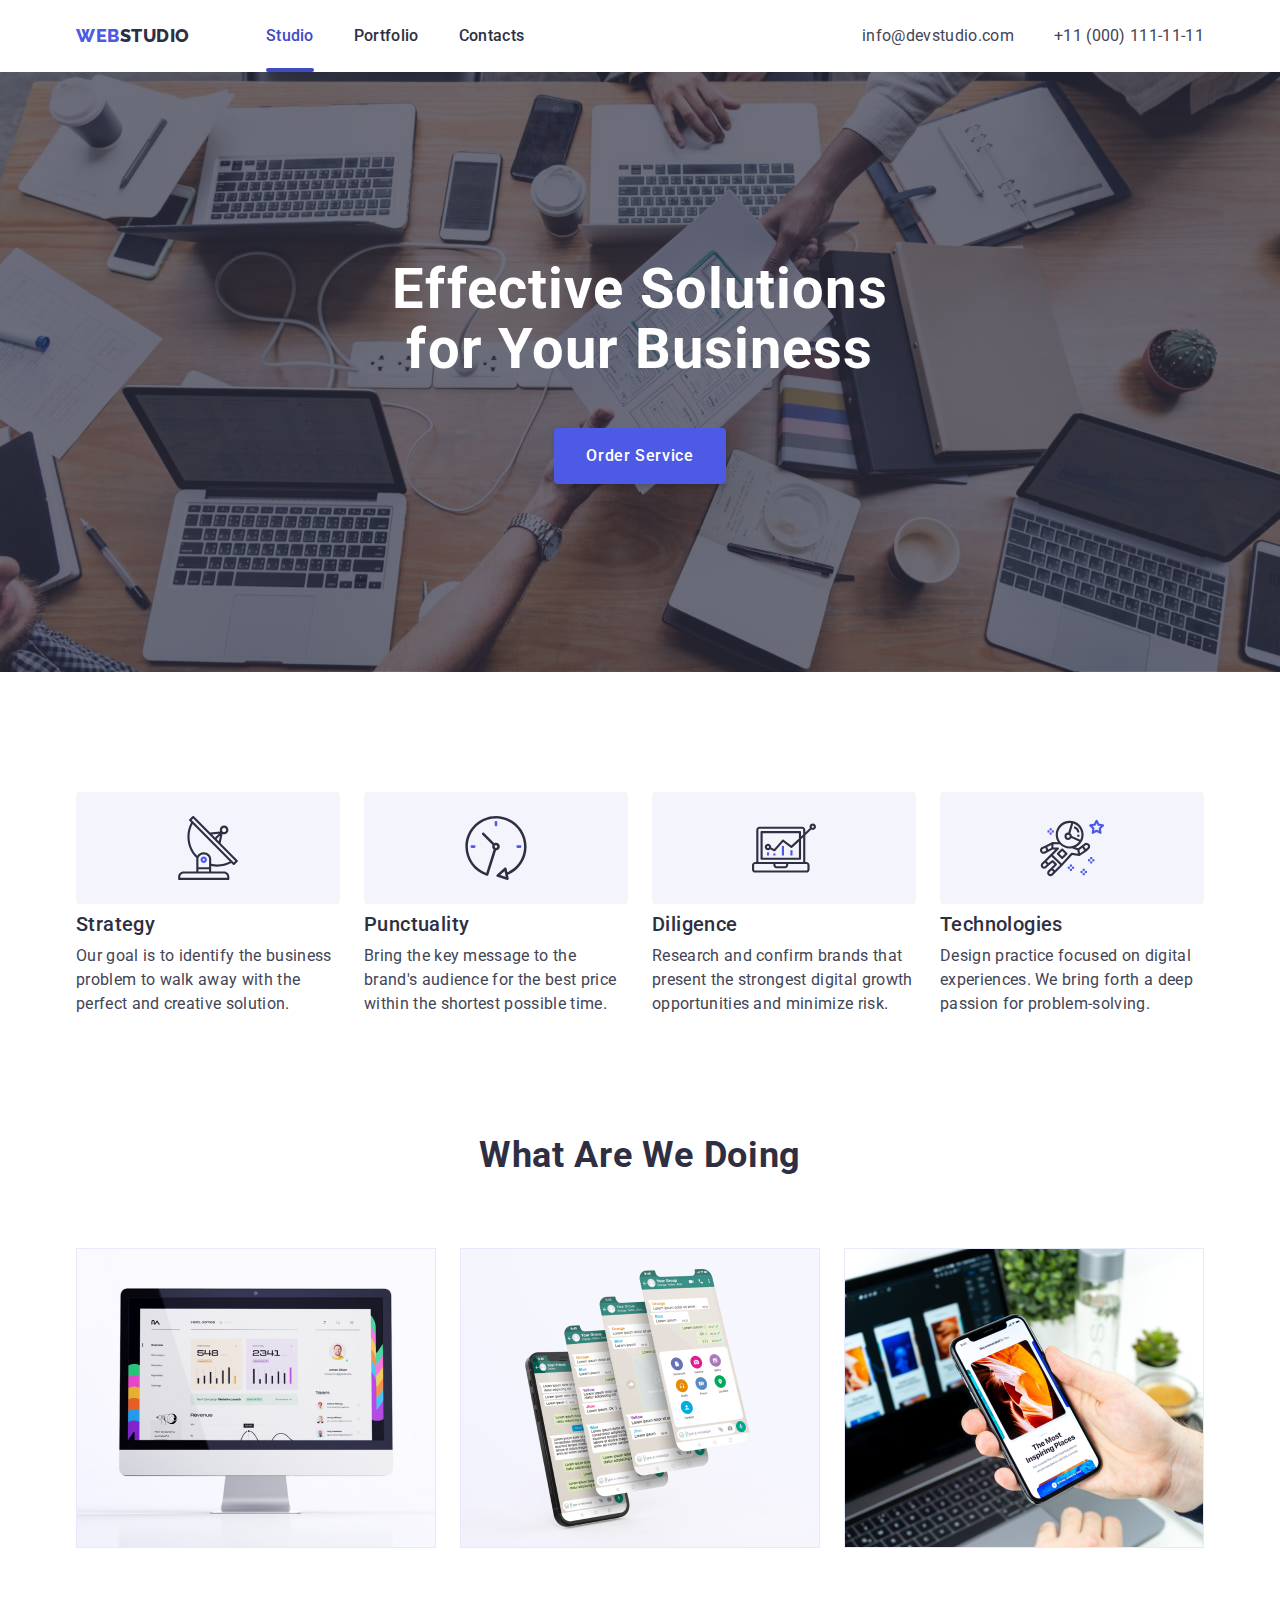
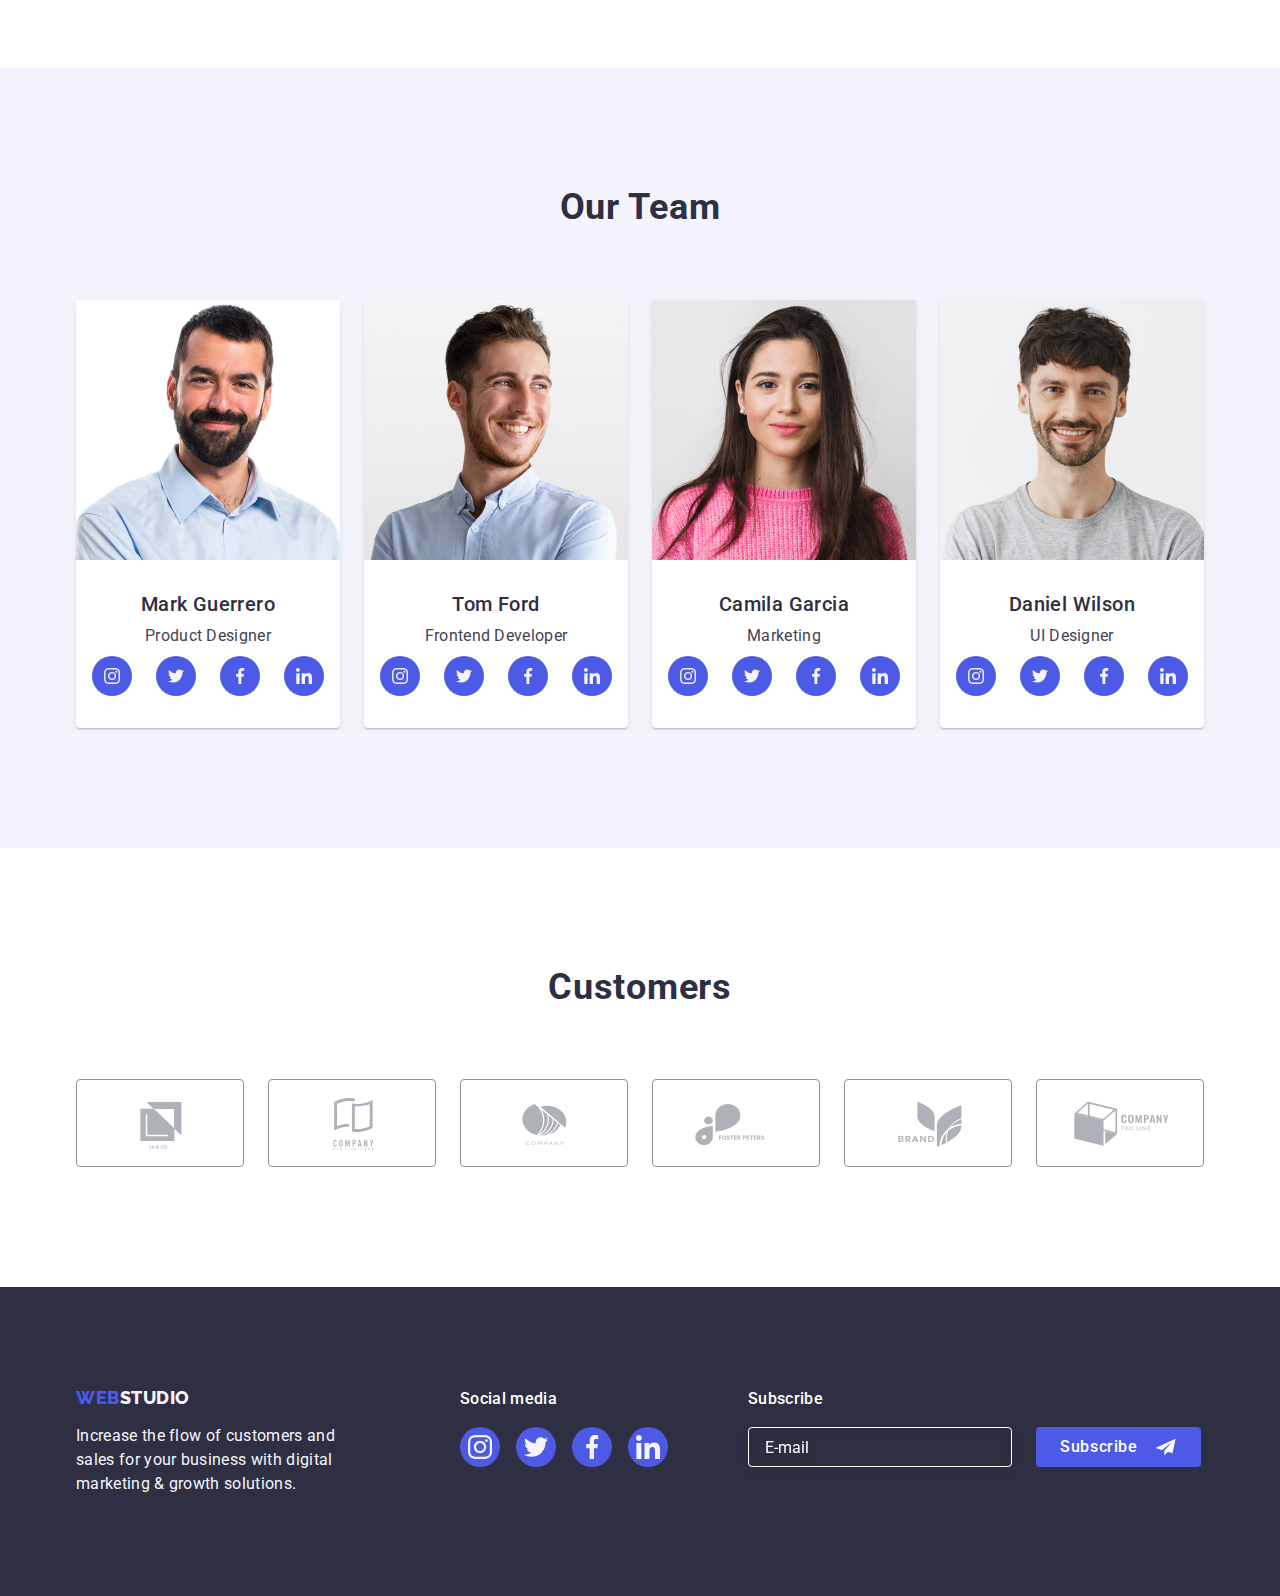
<file: index.html>
<!DOCTYPE html>
<html lang="en">
  <head>
    <meta charset="UTF-8" />
    <meta http-equiv="X-UA-Compatible" content="IE=edge" />
    <meta name="viewport" content="width=device-width, initial-scale=1.0" />
    <title>WebStudio</title>
    <link rel="preconnect" href="https://fonts.googleapis.com" />
    <link rel="preconnect" href="https://fonts.gstatic.com" crossorigin />
    <link
      href="https://fonts.googleapis.com/css2?family=Raleway:wght@800&family=Roboto:wght@400;500;700;900&display=swap"
      rel="stylesheet"
    />
    <link
      rel="stylesheet"
      href="https://cdn.jsdelivr.net/npm/modern-normalize@1.1.0/modern-normalize.min.css"
    />

    <link rel="stylesheet" href="./css/styles.css" />
  </head>
  <body>
    <!-- Header -->
    <header class="header">
      <!-- Container -->
      <div class="container container-flex">
        <!-- Navigation -->
        <nav class="nav-menu">
          <!-- Logo -->
          <a href="./index.html" class="logo link"
            >Web<span class="logo-span">Studio</span></a
          >
          <!-- Menu -->
          <ul class="site-nav list">
            <li class="item">
              <a href="./index.html" class="navigation link active">Studio</a>
            </li>
            <li class="item">
              <a href="./portfolio.html" class="navigation link">Portfolio</a>
            </li>
            <li class="item">
              <a href="" class="navigation link">Contacts</a>
            </li>
          </ul>
        </nav>
        <!-- Address -->
        <address class="address">
          <ul class="address-nav list">
            <li class="item">
              <a href="mailto:info@devstudio.com" class="navigation link"
                >info@devstudio.com</a
              >
            </li>
            <li class="item">
              <a href="tel:+110001111111" class="navigation link"
                >+11 (000) 111-11-11</a
              >
            </li>
          </ul>
        </address>
      </div>
    </header>
    <!-- Main -->
    <main>
      <!-- Hero-1 -->
      <section class="section hero">
        <!-- Container -->
        <div class="container">
          <h1 class="hero-title">Effective Solutions for Your Business</h1>
          <button type="button" class="button primary" data-modal-open>
            Order Service
          </button>
        </div>

        <div class="backdrop is-hidden" data-modal>
          <div class="modal">
            <button type="button" class="btn-close" data-modal-close>
              <svg class="close-icons" width="8" height="8">
                <use href="./images/icon.svg#icon-close"></use>
              </svg>
            </button>
            <!-- Modal Form -->
            <strong class="form-title"
              >Leave your contacts and we will call you back</strong
            >
            <form class="modal-form" autocomplete="off">
              <label class="form-field">
                <span class="form-input-desc">Name</span>
                <span class="input-wrapper">
                  <input
                    type="text"
                    class="form-input"
                    name="name"
                    required
                    pattern="^[a-zA-Za-яА-Я]+$"
                    minlength="2"
                  />

                  <svg class="input-icon" width="18" height="18">
                    <use href="./images/icon.svg#icon-person"></use>
                  </svg>
                </span>
              </label>
              <label class="form-field">
                <span class="form-input-desc">Phone</span>
                <span class="input-wrapper">
                  <input
                    type="tel"
                    class="form-input"
                    name="phone"
                    required
                    pattern="[0-9]{3}-[0-9]{3}-[0-9]{2}-[0-9]{2}"
                    title="xxx-xxx-xx-xx"
                  />

                  <svg class="input-icon" width="18" height="24">
                    <use href="./images/icon.svg#icon-phone"></use>
                  </svg>
                </span>
              </label>
              <label class="form-field">
                <span class="form-input-desc">Mail</span>
                <span class="input-wrapper">
                  <input type="email" class="form-input" name="mail" />

                  <svg class="input-icon" width="18" height="24">
                    <use href="./images/icon.svg#icon-email"></use>
                  </svg>
                </span>
              </label>
              <label class="form-field message">
                <span class="form-input-desc">Comment</span>
                <textarea
                  class="form-message"
                  name="message"
                  placeholder="Text input"
                ></textarea>
              </label>
              <div class="input-checkbox-wrapper">
                <label class="modal-checkbox">
                  <input class="checkbox" type="checkbox" name="policy" />
                  <span class="checkbox-icon"></span>
                  <span class="checkbox-text"
                    >I accept the terms and conditions of the
                    <a href=""> Privacy Policy</a></span
                  >
                </label>
              </div>

              <button type="submit" class="btn form-submit">Send</button>
            </form>
          </div>
        </div>
      </section>

      <!-- Section-1 -->
      <section class="section features">
        <!-- Container -->
        <div class="container">
          <!-- Features -->
          <h2 hidden class="features-title">Features</h2>
          <!-- Category-1 -->
          <ul class="features-list list">
            <li class="item">
              <div class="icon-container">
                <svg class="item-icons" width="64" height="64">
                  <use href="./images/icon.svg#icon-antenna"></use>
                </svg>
              </div>

              <h3 class="title">Strategy</h3>
              <p class="text">
                Our goal is to identify the business problem to walk away with
                the perfect and creative solution.
              </p>
            </li>
            <!-- Category-2 -->
            <li class="item">
              <div class="icon-container">
                <svg class="item-icons" width="64" height="64">
                  <use href="./images/icon.svg#icon-clock"></use>
                </svg>
              </div>
              <h3 class="title">Punctuality</h3>
              <p class="text">
                Bring the key message to the brand's audience for the best price
                within the shortest possible time.
              </p>
            </li>
            <!-- Category-3 -->
            <li class="item">
              <div class="icon-container">
                <svg class="item-icons" width="64" height="64">
                  <use href="./images/icon.svg#icon-diagram"></use>
                </svg>
              </div>
              <h3 class="title">Diligence</h3>
              <p class="text">
                Research and confirm brands that present the strongest digital
                growth opportunities and minimize risk.
              </p>
            </li>
            <!-- Category-4 -->
            <li class="item">
              <div class="icon-container">
                <svg class="item-icons" width="64" height="64">
                  <use href="./images/icon.svg#icon-astronaut"></use>
                </svg>
              </div>
              <h3 class="title">Technologies</h3>
              <p class="text">
                Design practice focused on digital experiences. We bring forth a
                deep passion for problem-solving.
              </p>
            </li>
          </ul>
        </div>
      </section>
      <!-- Section-2 -->
      <section class="section benefits">
        <!-- Container -->
        <div class="container">
          <h2 class="benefits-title">What are we doing</h2>
          <ul class="benefits-list list">
            <li class="items">
              <img
                src="./images/computer.jpg"
                class="img-block"
                width="360"
                alt="computer"
              />
            </li>
            <li class="items">
              <img
                src="./images/telephone-set.jpg"
                class="img-block"
                width="360"
                alt="telephone-set"
              />
            </li>
            <li class="items">
              <img
                src="./images/telephone.jpg"
                class="img-block"
                width="360"
                alt="telephone"
              />
            </li>
          </ul>
        </div>
      </section>
      <!-- Section-3 -->
      <section class="section emploers">
        <!-- Container -->
        <div class="container">
          <!-- Main-h2 -->
          <h2 class="employers-title">Our Team</h2>
          <!-- Employees -->
          <ul class="employers-list list">
            <!-- Employer-1 -->
            <li class="items">
              <img src="./images/mark.jpg" width="264" alt="mark" />
              <div class="items-container">
                <h3 class="title">Mark Guerrero</h3>
                <p class="text">Product Designer</p>
                <ul class="socials-list list">
                  <li class="socials-list-item">
                    <a
                      href="https://www.instagram.com/"
                      target="_blank"
                      rel="noreferrer noopener"
                      class="socials-list-link"
                    >
                      <svg class="socials-icons" width="16" height="16">
                        <use href="./images/icon.svg#icon-instagram"></use>
                      </svg>
                    </a>
                  </li>
                  <li class="socials-list-item">
                    <a
                      href="https://twitter.com/"
                      target="_blank"
                      rel="noreferrer noopener"
                      class="socials-list-link"
                    >
                      <svg class="socials-icons" width="16" height="16">
                        <use href="./images/icon.svg#icon-twitter"></use>
                      </svg>
                    </a>
                  </li>
                  <li class="socials-list-item">
                    <a
                      href="https://www.facebook.com/"
                      target="_blank"
                      rel="noreferrer noopener"
                      class="socials-list-link"
                    >
                      <svg class="socials-icons" width="16" height="16">
                        <use href="./images/icon.svg#icon-facebook"></use>
                      </svg>
                    </a>
                  </li>
                  <li class="socials-list-item">
                    <a
                      href="https://www.linkedin.com/"
                      target="_blank"
                      rel="noreferrer noopener"
                      class="socials-list-link"
                    >
                      <svg class="socials-icons" width="16" height="16">
                        <use href="./images/icon.svg#icon-linkedin"></use>
                      </svg>
                    </a>
                  </li>
                </ul>
              </div>
            </li>
            <!-- Emploer-2 -->
            <li class="items">
              <img src="./images/tom.jpg" width="264" alt="tom" />
              <div class="items-container">
                <h3 class="title">Tom Ford</h3>
                <p class="text">Frontend Developer</p>
                <ul class="socials-list list">
                  <li class="socials-list-item">
                    <a
                      href="https://www.instagram.com/"
                      target="_blank"
                      rel="noreferrer noopener"
                      class="socials-list-link"
                    >
                      <svg class="socials-icons" width="16" height="16">
                        <use href="./images/icon.svg#icon-instagram"></use>
                      </svg>
                    </a>
                  </li>
                  <li class="socials-list-item">
                    <a
                      href="https://twitter.com/"
                      target="_blank"
                      rel="noreferrer noopener"
                      class="socials-list-link"
                    >
                      <svg class="socials-icons" width="16" height="16">
                        <use href="./images/icon.svg#icon-twitter"></use>
                      </svg>
                    </a>
                  </li>
                  <li class="socials-list-item">
                    <a
                      href="https://www.facebook.com/"
                      target="_blank"
                      rel="noreferrer noopener"
                      class="socials-list-link"
                    >
                      <svg class="socials-icons" width="16" height="16">
                        <use href="./images/icon.svg#icon-facebook"></use>
                      </svg>
                    </a>
                  </li>
                  <li class="socials-list-item">
                    <a
                      href="https://www.linkedin.com/"
                      target="_blank"
                      rel="noreferrer noopener"
                      class="socials-list-link"
                    >
                      <svg class="socials-icons" width="16" height="16">
                        <use href="./images/icon.svg#icon-linkedin"></use>
                      </svg>
                    </a>
                  </li>
                </ul>
              </div>
            </li>
            <!-- Employer-3 -->
            <li class="items">
              <img src="./images/camila.jpg" width="264" alt="camila" />
              <div class="items-container">
                <h3 class="title">Camila Garcia</h3>
                <p class="text">Marketing</p>
                <ul class="socials-list list">
                  <li class="socials-list-item">
                    <a
                      href="https://www.instagram.com/"
                      target="_blank"
                      rel="noreferrer noopener"
                      class="socials-list-link"
                    >
                      <svg class="socials-icons" width="16" height="16">
                        <use href="./images/icon.svg#icon-instagram"></use>
                      </svg>
                    </a>
                  </li>
                  <li class="socials-list-item">
                    <a
                      href="https://twitter.com/"
                      target="_blank"
                      rel="noreferrer noopener"
                      class="socials-list-link"
                    >
                      <svg class="socials-icons" width="16" height="16">
                        <use href="./images/icon.svg#icon-twitter"></use>
                      </svg>
                    </a>
                  </li>
                  <li class="socials-list-item">
                    <a
                      href="https://www.facebook.com/"
                      target="_blank"
                      rel="noreferrer noopener"
                      class="socials-list-link"
                    >
                      <svg class="socials-icons" width="16" height="16">
                        <use href="./images/icon.svg#icon-facebook"></use>
                      </svg>
                    </a>
                  </li>
                  <li class="socials-list-item">
                    <a
                      href="https://www.linkedin.com/"
                      target="_blank"
                      rel="noreferrer noopener"
                      class="socials-list-link"
                    >
                      <svg class="socials-icons" width="16" height="16">
                        <use href="./images/icon.svg#icon-linkedin"></use>
                      </svg>
                    </a>
                  </li>
                </ul>
              </div>
            </li>
            <!-- Emploer-4 -->
            <li class="items">
              <img src="./images/daniel.jpg" width="264" alt="daniel" />
              <div class="items-container">
                <h3 class="title">Daniel Wilson</h3>
                <p class="text">UI Designer</p>
                <ul class="socials-list list">
                  <li class="socials-list-item">
                    <a
                      href="https://www.instagram.com/"
                      target="_blank"
                      rel="noreferrer noopener"
                      class="socials-list-link"
                    >
                      <svg class="socials-icons" width="16" height="16">
                        <use href="./images/icon.svg#icon-instagram"></use>
                      </svg>
                    </a>
                  </li>
                  <li class="socials-list-item">
                    <a
                      href="https://twitter.com/"
                      target="_blank"
                      rel="noreferrer noopener"
                      class="socials-list-link"
                    >
                      <svg class="socials-icons" width="16" height="16">
                        <use href="./images/icon.svg#icon-twitter"></use>
                      </svg>
                    </a>
                  </li>
                  <li class="socials-list-item">
                    <a
                      href="https://www.facebook.com/"
                      target="_blank"
                      rel="noreferrer noopener"
                      class="socials-list-link"
                    >
                      <svg class="socials-icons" width="16" height="16">
                        <use href="./images/icon.svg#icon-facebook"></use>
                      </svg>
                    </a>
                  </li>
                  <li class="socials-list-item">
                    <a
                      href="https://www.linkedin.com/"
                      target="_blank"
                      rel="noreferrer noopener"
                      class="socials-list-link"
                    >
                      <svg class="socials-icons" width="16" height="16">
                        <use href="./images/icon.svg#icon-linkedin"></use>
                      </svg>
                    </a>
                  </li>
                </ul>
              </div>
            </li>
          </ul>
        </div>
      </section>
      <!-- Section-clients -->
      <section class="section clients">
        <!-- Container -->
        <div class="container">
          <h2 class="title-clients">Customers</h2>

          <ul class="item-list-brands list">
            <li class="list-item-brands">
              <a href="" class="list-link-brands">
                <svg class="icon-svg-brands" width="104" height="56">
                  <use href="./images/icon.svg#icon-jaco"></use>
                </svg>
              </a>
            </li>
            <li class="list-item-brands">
              <a href="" class="list-link-brands">
                <svg class="icon-svg-brands" width="104" height="56">
                  <use href="./images/icon.svg#icon-company-tagline-here"></use>
                </svg>
              </a>
            </li>
            <li class="list-item-brands">
              <a href="" class="list-link-brands">
                <svg class="icon-svg-brands" width="104" height="56">
                  <use href="./images/icon.svg#icon-company"></use>
                </svg>
              </a>
            </li>
            <li class="list-item-brands">
              <a href="" class="list-link-brands">
                <svg class="icon-svg-brands" width="104" height="56">
                  <use href="./images/icon.svg#icon-foster-peters"></use>
                </svg>
              </a>
            </li>
            <li class="list-item-brands">
              <a href="" class="list-link-brands">
                <svg class="icon-svg-brands" width="104" height="56">
                  <use href="./images/icon.svg#icon-brand"></use>
                </svg>
              </a>
            </li>
            <li class="list-item-brands">
              <a href="" class="list-link-brands">
                <svg class="icon-svg-brands" width="104" height="56">
                  <use href="./images/icon.svg#icon-company-tag-line"></use>
                </svg>
              </a>
            </li>
          </ul>
        </div>
      </section>
    </main>
    <!-- Footer -->
    <footer class="footer">
      <!-- Container -->
      <div class="container container-flex">
        <div class="social-links-left">
          <a href="./index.html" class="logo link-footer link"
            >Web<span class="logo-span footer">Studio</span></a
          >
          <p class="text">
            Increase the flow of customers and sales for your business with
            digital marketing & growth solutions.
          </p>
        </div>

        <div class="social-links-right">
          <p class="social-links-right title">Social media</p>

          <ul class="socials-list list-footer list">
            <li class="socials-list-item">
              <a
                href="https://www.instagram.com/"
                target="_blank"
                rel="noreferrer noopener"
                class="socials-list-link footer"
              >
                <svg
                  class="socials-icons socials-icons-footer"
                  width="24"
                  height="24"
                >
                  <use href="./images/icon.svg#icon-instagram"></use>
                </svg>
              </a>
            </li>
            <li class="socials-list-item">
              <a
                href="https://twitter.com/"
                target="_blank"
                rel="noreferrer noopener"
                class="socials-list-link footer"
              >
                <svg
                  class="socials-icons socials-icons-footer"
                  width="24"
                  height="24"
                >
                  <use href="./images/icon.svg#icon-twitter"></use>
                </svg>
              </a>
            </li>
            <li class="socials-list-item">
              <a
                href="https://www.facebook.com/"
                target="_blank"
                rel="noreferrer noopener"
                class="socials-list-link footer"
              >
                <svg
                  class="socials-icons socials-icons-footer"
                  width="24"
                  height="24"
                >
                  <use href="./images/icon.svg#icon-facebook"></use>
                </svg>
              </a>
            </li>
            <li class="socials-list-item">
              <a
                href="https://www.linkedin.com/"
                target="_blank"
                rel="noreferrer noopener"
                class="socials-list-link footer"
              >
                <svg
                  class="socials-icons socials-icons-footer"
                  width="24"
                  height="24"
                >
                  <use href="./images/icon.svg#icon-linkedin"></use>
                </svg>
              </a>
            </li>
          </ul>
        </div>

        <!-- Footer form -->
        <div class="footer-subscribe">
          <p class="footer-form-text">Subscribe</p>
          <form class="footer-form">
            <input
              class="footer-input"
              type="email"
              name="email"
              placeholder="E-mail"
              aria-label="email"
            />
            <button type="submit">
              Subscribe
              <svg class="icon-airplane" width="24" height="20">
                <use href="./images/icon.svg#icon-airplane"></use>
              </svg>
            </button>
          </form>
        </div>
      </div>
    </footer>
    <!-- Put it in front of the body tag -->
    <script src="./js/modal.js"></script>
  </body>
</html>
</file>
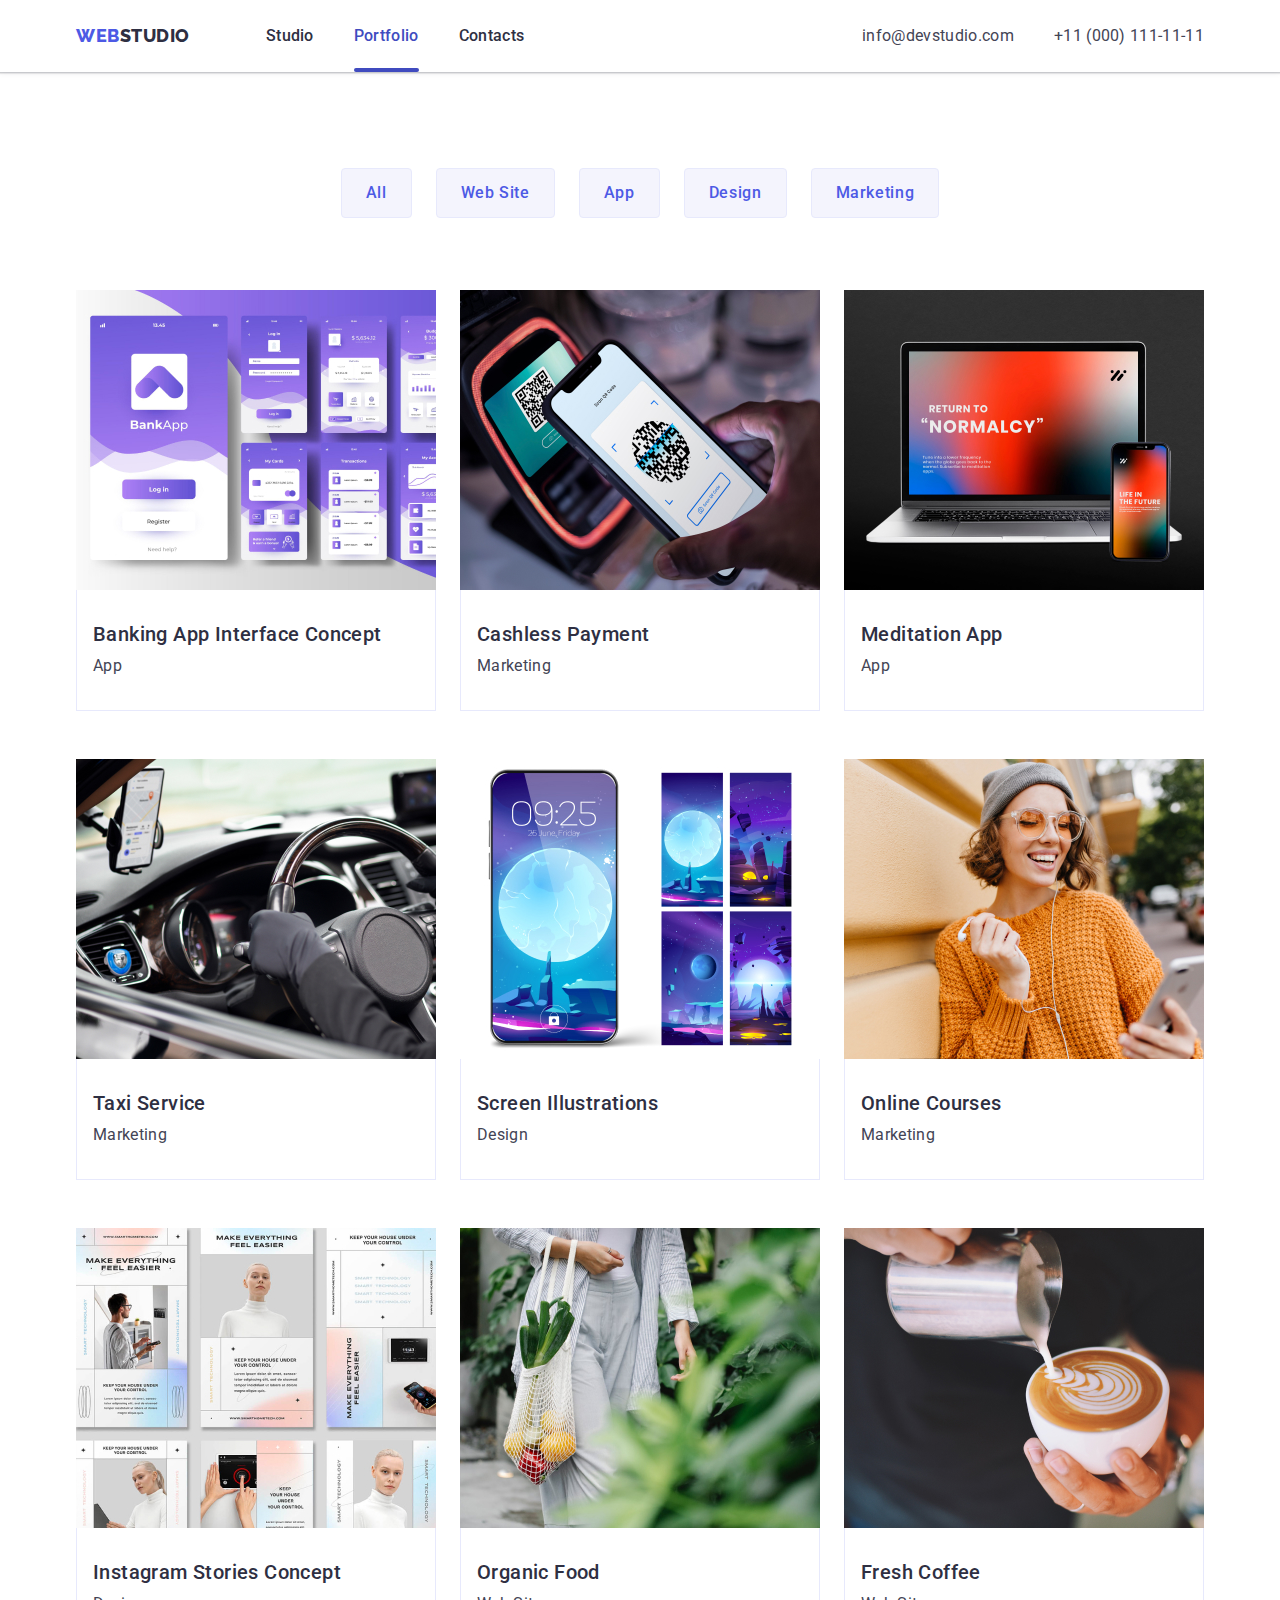
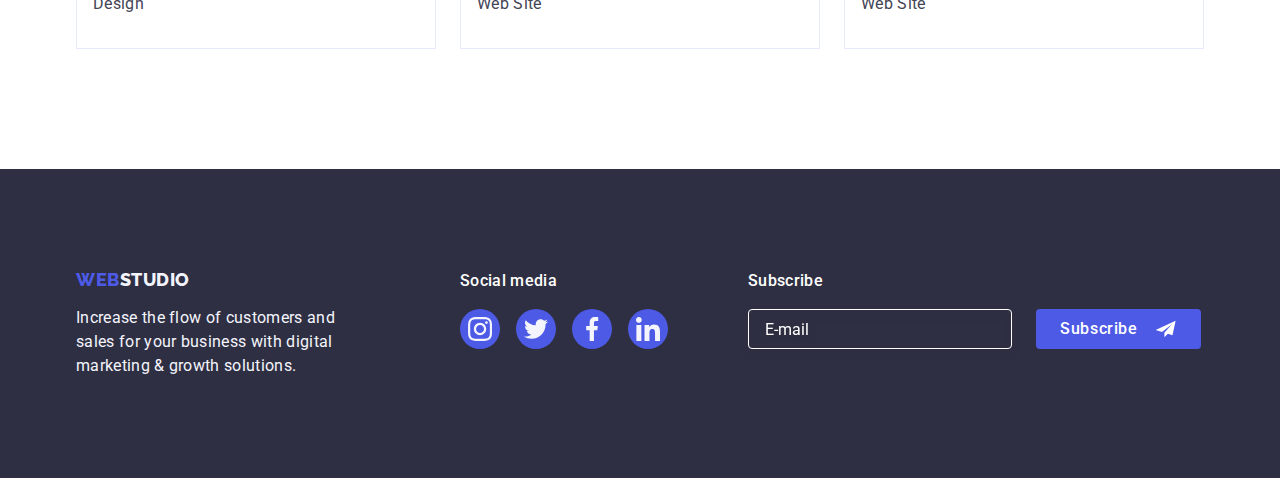
<file: portfolio.html>
<!DOCTYPE html>
<html lang="en">
  <head>
    <meta charset="UTF-8" />
    <meta http-equiv="X-UA-Compatible" content="IE=edge" />
    <meta name="viewport" content="width=device-width, initial-scale=1.0" />
    <title>WebStudio</title>
    <link rel="preconnect" href="https://fonts.googleapis.com" />
    <link rel="preconnect" href="https://fonts.gstatic.com" crossorigin />
    <link
      href="https://fonts.googleapis.com/css2?family=Raleway:wght@800&family=Roboto:wght@400;500;700;900&display=swap"
      rel="stylesheet"
    />
    <link rel="stylesheet" href="./css/modern-normalize.min.css" />
    <link rel="stylesheet" href="./css/styles.css" />
  </head>
  <body>
    <!-- Header -->
    <header class="header">
      <!-- Container -->
      <div class="container container-flex">
        <!-- Navigation -->
        <nav class="nav-menu">
          <!-- Logo -->
          <a href="./index.html" class="logo link"
            >Web<span class="logo-span">Studio</span></a
          >
          <!-- Menu -->
          <ul class="site-nav list">
            <li class="item">
              <a href="./index.html" class="navigation link">Studio</a>
            </li>
            <li class="item">
              <a href="./portfolio.html" class="navigation link active"
                >Portfolio</a
              >
            </li>
            <li class="item">
              <a href="" class="navigation link">Contacts</a>
            </li>
          </ul>
        </nav>
        <!-- Address -->
        <address class="address">
          <ul class="address-nav list">
            <li class="item">
              <a href="mailto:info@devstudio.com" class="navigation link"
                >info@devstudio.com</a
              >
            </li>
            <li class="item">
              <a href="tel:+110001111111" class="navigation link"
                >+11 (000) 111-11-11</a
              >
            </li>
          </ul>
        </address>
      </div>
    </header>

    <!-- Main -->
    <main>
      <!-- Section-Galery -->
      <section class="section filters">
        <!-- Container -->
        <div class="container">
          <h1 hidden class="visually-hidden">Galery</h1>
          <!-- List -->
          <ul class="tabs-list list">
            <li>
              <button type="button" class="button-filters">All</button>
            </li>
            <li>
              <button type="button" class="button-filters">Web Site</button>
            </li>
            <li>
              <button type="button" class="button-filters">App</button>
            </li>
            <li>
              <button type="button" class="button-filters">Design</button>
            </li>
            <li>
              <button type="button" class="button-filters">Marketing</button>
            </li>
          </ul>

          <!-- Section-Galery -->
          <ul class="galery-list list">
            <li class="item">
              <a href="" class="galery-link link">
                <!-- Overlay -->
                <div class="box">
                  <div class="overlay">
                    <p class="text">
                      14 Stylish and User-Friendly App Design Concepts · Task
                      Manager App · Calorie Tracker App · Exotic Fruit Ecommerce
                      App · Cloud Storage App
                    </p>
                  </div>
                  <img
                    src="./images/galery/img.jpg"
                    alt="img"
                    width="360"
                    height="300"
                  />
                </div>
                <div class="item-box">
                  <h2 class="title-galery">Banking App Interface Concept</h2>
                  <p class="text-galery">App</p>
                </div>
              </a>
            </li>
            <li class="item">
              <a href="" class="galery-link link">
                <!-- Overlay -->
                <div class="box">
                  <div class="overlay">
                    <p class="text">
                      14 Stylish and User-Friendly App Design Concepts · Task
                      Manager App · Calorie Tracker App · Exotic Fruit Ecommerce
                      App · Cloud Storage App
                    </p>
                  </div>
                  <img
                    src="./images/galery/img-1.jpg"
                    alt="img-1"
                    width="360"
                    height="300"
                  />
                </div>

                <div class="item-box">
                  <h2 class="title-galery">Cashless Payment</h2>
                  <p class="text-galery">Marketing</p>
                </div>
              </a>
            </li>
            <li class="item">
              <a href="" class="galery-link link">
                <!-- Overlay -->
                <div class="box">
                  <div class="overlay">
                    <p class="text">
                      14 Stylish and User-Friendly App Design Concepts · Task
                      Manager App · Calorie Tracker App · Exotic Fruit Ecommerce
                      App · Cloud Storage App
                    </p>
                  </div>
                  <img
                    src="./images/galery/img-2.jpg"
                    alt="img-2"
                    width="360"
                    height="300"
                  />
                </div>

                <div class="item-box">
                  <h2 class="title-galery">Meditation App</h2>
                  <p class="text-galery">App</p>
                </div>
              </a>
            </li>
            <li class="item">
              <a href="" class="galery-link link">
                <!-- Overlay -->
                <div class="box">
                  <div class="overlay">
                    <p class="text">
                      14 Stylish and User-Friendly App Design Concepts · Task
                      Manager App · Calorie Tracker App · Exotic Fruit Ecommerce
                      App · Cloud Storage App
                    </p>
                  </div>
                  <img
                    src="./images/galery/img-3.jpg"
                    alt="img-3"
                    width="360"
                    height="300"
                  />
                </div>

                <div class="item-box">
                  <h2 class="title-galery">Taxi Service</h2>
                  <p class="text-galery">Marketing</p>
                </div>
              </a>
            </li>
            <li class="item">
              <a href="" class="galery-link link">
                <!-- Overlay -->
                <div class="box">
                  <div class="overlay">
                    <p class="text">
                      14 Stylish and User-Friendly App Design Concepts · Task
                      Manager App · Calorie Tracker App · Exotic Fruit Ecommerce
                      App · Cloud Storage App
                    </p>
                  </div>
                  <img
                    src="./images/galery/img-4.jpg"
                    alt="img-4"
                    width="360"
                    height="300"
                  />
                </div>

                <div class="item-box">
                  <h2 class="title-galery">Screen Illustrations</h2>
                  <p class="text-galery">Design</p>
                </div>
              </a>
            </li>
            <li class="item">
              <a href="" class="galery-link link">
                <!-- Overlay -->
                <div class="box">
                  <div class="overlay">
                    <p class="text">
                      14 Stylish and User-Friendly App Design Concepts · Task
                      Manager App · Calorie Tracker App · Exotic Fruit Ecommerce
                      App · Cloud Storage App
                    </p>
                  </div>
                  <img
                    src="./images/galery/img-5.jpg"
                    alt="img-5"
                    width="360"
                    height="300"
                  />
                </div>

                <div class="item-box">
                  <h2 class="title-galery">Online Courses</h2>
                  <p class="text-galery">Marketing</p>
                </div>
              </a>
            </li>
            <li class="item">
              <a href="" class="galery-link link">
                <!-- Overlay -->
                <div class="box">
                  <div class="overlay">
                    <p class="text">
                      14 Stylish and User-Friendly App Design Concepts · Task
                      Manager App · Calorie Tracker App · Exotic Fruit Ecommerce
                      App · Cloud Storage App
                    </p>
                  </div>
                  <img
                    src="./images/galery/img-6.jpg"
                    alt="img-6"
                    width="360"
                    height="300"
                  />
                </div>

                <div class="item-box">
                  <h2 class="title-galery">Instagram Stories Concept</h2>
                  <p class="text-galery">Design</p>
                </div>
              </a>
            </li>
            <li class="item">
              <a href="" class="galery-link link">
                <!-- Overlay -->
                <div class="box">
                  <div class="overlay">
                    <p class="text">
                      14 Stylish and User-Friendly App Design Concepts · Task
                      Manager App · Calorie Tracker App · Exotic Fruit Ecommerce
                      App · Cloud Storage App
                    </p>
                  </div>
                  <img
                    src="./images/galery/img-7.jpg"
                    alt="img-7"
                    width="360"
                    height="300"
                  />
                </div>

                <div class="item-box">
                  <h2 class="title-galery">Organic Food</h2>
                  <p class="text-galery">Web Site</p>
                </div>
              </a>
            </li>
            <li class="item">
              <a href="" class="galery-link link">
                <!-- Overlay -->
                <div class="box">
                  <div class="overlay">
                    <p class="text">
                      14 Stylish and User-Friendly App Design Concepts · Task
                      Manager App · Calorie Tracker App · Exotic Fruit Ecommerce
                      App · Cloud Storage App
                    </p>
                  </div>
                  <img
                    src="./images/galery/img-8.jpg"
                    alt="img-8"
                    width="360"
                    height="300"
                  />
                </div>

                <div class="item-box">
                  <h2 class="title-galery">Fresh Coffee</h2>
                  <p class="text-galery">Web Site</p>
                </div>
              </a>
            </li>
          </ul>
        </div>
      </section>
    </main>

    <!-- Footer -->
    <footer class="footer">
      <!-- Container -->
      <div class="container container-flex">
        <div class="social-links-left">
          <a href="./index.html" class="logo link-footer link"
            >Web<span class="logo-span footer">Studio</span></a
          >
          <p class="text">
            Increase the flow of customers and sales for your business with
            digital marketing & growth solutions.
          </p>
        </div>

        <div class="social-links-right">
          <p class="social-links-right title">Social media</p>

          <ul class="socials-list list-footer list">
            <li class="socials-list-item">
              <a
                href="https://www.instagram.com/"
                target="_blank"
                rel="noreferrer noopener"
                class="socials-list-link footer"
              >
                <svg
                  class="socials-icons socials-icons-footer"
                  width="24"
                  height="24"
                >
                  <use href="./images/icon.svg#icon-instagram"></use>
                </svg>
              </a>
            </li>
            <li class="socials-list-item">
              <a
                href="https://twitter.com/"
                target="_blank"
                rel="noreferrer noopener"
                class="socials-list-link footer"
              >
                <svg
                  class="socials-icons socials-icons-footer"
                  width="24"
                  height="24"
                >
                  <use href="./images/icon.svg#icon-twitter"></use>
                </svg>
              </a>
            </li>
            <li class="socials-list-item">
              <a
                href="https://www.facebook.com/"
                target="_blank"
                rel="noreferrer noopener"
                class="socials-list-link footer"
              >
                <svg
                  class="socials-icons socials-icons-footer"
                  width="24"
                  height="24"
                >
                  <use href="./images/icon.svg#icon-facebook"></use>
                </svg>
              </a>
            </li>
            <li class="socials-list-item">
              <a
                href="https://www.linkedin.com/"
                target="_blank"
                rel="noreferrer noopener"
                class="socials-list-link footer"
              >
                <svg
                  class="socials-icons socials-icons-footer"
                  width="24"
                  height="24"
                >
                  <use href="./images/icon.svg#icon-linkedin"></use>
                </svg>
              </a>
            </li>
          </ul>
        </div>

        <!-- Footer form -->
        <div class="footer-subscribe">
          <p class="footer-form-text">Subscribe</p>
          <form class="footer-form">
            <input
              class="footer-input"
              type="email"
              name="email"
              placeholder="E-mail"
              aria-label="email"
            />
            <button type="submit">
              Subscribe
              <svg class="icon-airplane" width="24" height="20">
                <use href="./images/icon.svg#icon-airplane"></use>
              </svg>
            </button>
          </form>
        </div>
      </div>
    </footer>
  </body>
</html>
</file>
<file: css/styles.css>
/* main text color: #2E2F42 */
/* secondary text color: #434455 */
/* akcent color: #4D5AE5 */

:root {
    --primary-text-color: #2E2F42 ; 
    --title-text-color: #434455 ;
    --akcent-color: #4D5AE5;
    --primary-bg-color: #ffffff;
    --logo-akcent-color: #F4F4FD;
    --btn-active-color: #404BBF;
    --btn-border-color: #e7e9fc;

    --icon-brands-hover-color: #404BBF;
    --icon-green-color: #31D0AA;
    --icon-brands-color: #AFB1B8;
    --socials-icon-color: #f4f4fd;
    --icon-brands-color-border: #8E8F99;

    --modal-dairy-color: #FCFCFC;
    --cubic: cubic-bezier(0.4, 0, 0.2, 1);
}

/* Specialty */

body {
    font-family: 'Roboto', sans-serif;
    font-size: 16px;
    background-color: var(--primary-bg-color);
    color: var(--title-text-color);
    font-style: normal;
}

h1,
h2,
h3,
h4,
h5,
h6,
p {
    margin: 0;
}

.container {
    width: 1158px;
    margin: 0 auto;

    align-items: center;
    padding-left: 15px;
    padding-right: 15px;
}

.container-flex {
    display: flex;
}

.list {
    padding: 0;
    margin: 0;

    list-style: none;
}

.link {
    text-decoration: none;
}

img {
    display: block;
}

/* Button */
.button {
    border-radius: 4px solid transparent;
    box-shadow: 0px 4px 4px rgba(0, 0, 0, 0.15);
    padding: 16px 32px;
    margin: 0 auto;

    color: var(--primary-bg-color);
    background-color: var(--akcent-color);

    font-weight: 500;
    font-size: 16px;
    text-align: center;

    transition: background-color 250ms var(--cubic);
}

.button.primary:hover, 
.button.primary:active,
.button.primary:focus {
    background-color: var(--btn-active-color);
}
/* Header */
.header {
    box-shadow: 0px 2px 1px rgba(46, 47, 66, 0.08), 0px 1px 1px rgba(46, 47, 66, 0.16), 0px 1px 6px rgba(46, 47, 66, 0.08);
}

/* Nav */

/* Logo */
.logo {
    color: var(--akcent-color);
    text-transform: uppercase;
    font-family: "Raleway", sans-serif;
    text-transform: uppercase;
    font-style: normal;
    font-weight: 800;
    font-size: 18px;
    letter-spacing: 0.03em;
    line-height: 1.17;
}

.logo.link {
    margin-right: 76px;
}

.nav-menu {
    display: flex;
    align-items: center;
}

.navigation{
    font-weight: 500;
    font-size: 16px;
    line-height: 1.5;
    letter-spacing: 0.02em;
    color: var(--akcent-color);
}

.logo-span{
    color: var(--primary-text-color);
}

/* Menu */
.site-nav {
    display: flex;
    margin-left: 76px;
    gap: 40px;
}

ul.site-nav:nth-child(2n) {
    margin-left: 0;
}

.site-nav > .item{
    position: relative;
}

.site-nav .navigation{
    display: block;
    padding-top: 24px;
    padding-bottom: 24px;

    font-style: normal;
    color: var(--primary-text-color);

    transition: color 250ms var(--cubic);
}

.site-nav .navigation.active {
    color: var(--btn-active-color);
}

.site-nav .navigation:hover,
.site-nav .navigation:focus,
.site-nav .navigation:active {
    color: var(--btn-active-color);
}

.navigation.link.active::after {
    position: absolute;
    left: 0;
    bottom: 0;

    display: block;
    content: "";

    width: 100%;
    height: 4px;
    
    background-color: var(--btn-active-color);
    border-radius: 2px;  
}
/* Address */
.address{
    font-style: normal;
    margin-left: auto;
}

.address-nav {
    display: flex;
    gap: 40px;
}

.address-nav .navigation{
    display: block;
    padding-top: 24px;
    padding-bottom: 24px;

    color: var(--title-text-color);
    font-weight: 400;

    transition: color 250ms var(--cubic);
}
.address-nav .navigation:hover,
.address-nav .navigation:active,
.address-nav .navigation:focus{
    color: var(--btn-active-color);
}

/* Hero */
.section.hero {
    padding-top: 188px;
    padding-bottom: 188px;
    max-width: 1440px;
    margin-left: auto;
    margin-right: auto;

    background-color: var(--title-text-color);
    background-image: linear-gradient(rgba(46, 47, 66, 0.7), rgba(46, 47, 66, 0.7)), url("../images/bg-image.jpg");
    background-size: cover;
    background-position: center;
    background-repeat: no-repeat;    
}

.button.primary {
    display: block;
    min-width: 169px;
    height: 56px;
    border: none;
    border-radius: 4px;

    font-family: "Roboto", sans-serif;
    line-height: 1.5;
    letter-spacing: 0.04em;
    cursor: pointer;
}

.hero-title {
    margin: 0 auto 48px;
    max-width: 496px;

    font-weight: 700;
    font-size: 56px;
    letter-spacing: 0.02em;
    color: var(--primary-bg-color);
    text-align: center;
    line-height: 1.07;
}

/* Modal-window */

.backdrop.is-hidden {
    visibility: hidden;
    opacity: 0;
    pointer-events: none;
}

.backdrop {
    position: fixed;
    top: 0;
    left: 0;
    width: 100%;
    height: 100%;
    background-color: rgba(46, 47, 66, 0.4);
    opacity: 1;
    visibility: visible;
    transition: opacity 250ms var(--cubic), visibility 250ms var(--cubic);
}

.modal {
    position: absolute;

    top: 50%;
    left: 50%;
    transform: translate(-50%, -50%);
    max-width: 408px;


    background-color: var(--modal-dairy-color);
    box-shadow: 0px 1px 1px rgba(0, 0, 0, 0.14), 0px 1px 3px rgba(0, 0, 0, 0.12), 0px 2px 1px rgba(0, 0, 0, 0.2);
    border-radius: 4px;
    padding: 72px 24px 24px 24px;
}

.btn-close {
    position: absolute;
    top: 0;
    right: 0;

    display: flex;
    justify-content: center;
    align-items: center;
    transform: translate(-24px, 24px);
    border-radius: 50%;
    background-color: var(--btn-border-color);
    border: 1px solid rgba(0, 0, 0, 0.1);
    width: 24px;
    height: 24px;
    cursor: pointer;
    transition: background-color 250ms var(--cubic), color 250ms var(--cubic);
}

.close-icons {
    fill: currentColor;
}

.btn-close:hover,
.btn-close:focus {
    background-color: var(--btn-active-color);
    color: var(--socials-icon-color);
    cursor: pointer;
}

.close:hover,
.close:active {
    background-color: var(--btn-active-color);
}

/* Modal Form */
.form-title {
    display: block;

    font-weight: 500;
    font-size: 16px;
    line-height: 1.5;
    text-align: center;
    letter-spacing: 0.02em;
    margin-bottom: 16px;
    

    color: var(--primary-text-color);
}

.modal-form {
    display: flex;
    flex-direction: column;
    flex-wrap: wrap;
}

.form-field {
    margin-bottom: 8px;
}

.form-field.message {
    margin-bottom: 16px;
}

.form-input-desc {
    display: block;

    font-weight: 400;
    font-size: 12px;
    line-height: 1.17;

    letter-spacing: 0.04em;
    margin-bottom: 4px;

    color:var(--icon-brands-color-border);
}
.input-wrapper {
    position: relative;
}

.form-input {
    width: 100%;
    height: 40px;
    border-width: 1px;
    border-style: solid;
    border-radius: 4px;
    border-color: rgba(46, 47, 66, 0.4);
    outline: none;
    padding: 11px;
    padding-left: 38px;

    transition: border-color 250ms var(--cubic);
}

.form-input:focus {
    border-color: var(--akcent-color);
    outline: none;
}

.input-icon {
    position: absolute;
    top: 50%;
    left: 19px;

    fill: var(--primary-text-color);
    transform: translateY(-50%);
    transition: fill 250ms var(--cubic);
}

.form-input:focus  + .input-icon {
    fill: var(--akcent-color);
}

.form-message {
    padding-left: 16px;
    padding-top: 8px;
    width: 100%;
    min-height: 120px;
    display: block;

    font-weight: 400;
    font-size: 12px;
    line-height: 1.17;
    letter-spacing: 0.04em;
    outline: none;
    resize: none;
    border-width: 1px;
    border-style: solid;
    border-radius: 4px;
    border-color: rgba(46, 47, 66, 0.4);

    transition: border-color 250ms var(--cubic);
}

.form-message:focus {
    border-color: var(--akcent-color);
}

.form-message::placeholder {
    font-weight: 400;
    font-size: 12px;
    line-height: 1.7;
    letter-spacing: 0.04em;
    color: rgba(46, 47, 66, 0.4);
}

.form-check {

}

.form-check-desc {
    font-weight: 400;
    font-size: 12px;
    line-height: 1.17;
    
    letter-spacing: 0.04em;
    margin-left: 8px;

    color: var(--icon-brands-color-border);
}

.input-checkbox-wrapper {
    display: flex;
    margin-bottom: 24px;
}

.modal-checkbox {
    position: relative;
    display: flex;
    font-weight: 400;
    font-size: 12px;
    line-height: 1.7;
    letter-spacing: 0.04em;
    color: #8E8F99;
}

.checkbox {
    position: absolute;
    width: 1px;
    height: 1px;
    margin: -1px;
    border: 0;
    padding: 0;
    clip: rect(0 0 0 0);
    overflow: hidden;
}

.checkbox-icon {

    width: 16px;
    height: 16px;
    margin-right: 8px;
    border: 1px solid rgba(46, 47, 66, 0.4);
    border-radius: 2px;
}

.checkbox:checked~.checkbox-icon {
    background-image: url(../images/property-click.svg);
    background-size: contain;

    border: none;
    border-radius: 2px;
}

.checkbox:focus~.checkbox-icon {
    outline: 1px solid rgba(46, 47, 66, 0.4);
    border-radius: 2px;
}

.modal-checkbox a {
    color: #4D5AE5;
}


.btn.form-submit {
    display: block;
    margin: 0 auto;

    font-weight: 500;
    font-size: 16px;
    line-height: 1.5;
    letter-spacing: 0.04em;

    color: #FFFFFF;

    padding: 16px 32px;
    width: 169px;
    height: 56px;
    cursor: pointer;
    background: var(--akcent-color);
    box-shadow: 0px 4px 4px rgba(0, 0, 0, 0.15);
    border-radius: 4px;
    border-color: transparent;

    transition: background 250ms var(--cubic);
}

.btn.form-submit:hover,
.btn.form-submit:focus {
    background-color: var(--btn-active-color);
}


/* Section-1*/
.section.features {
    padding-top: 120px;
    padding-bottom: 120px;
}

.features-title {
    margin-top: 0;
    margin-bottom: 0;
}

.features-list {
    display: flex;
    flex-wrap: wrap;
    justify-content: space-between;
    gap: 24px;
}

.features-list .item {
    max-width: 264px;
}

.features-list .title{
    margin-top: 0;
    margin-bottom: 8px;

    color: var(--primary-text-color);
    font-weight: 500;
    font-size: 20px;
    line-height: 1.2;
    letter-spacing: 0.02em;
}

.features-list .text {
    margin-top: 8px;
    margin-bottom: 0;

    color: var(--title-text-color);
    font-weight: 400;
    font-size: 16px;
    line-height: 1.5;
    letter-spacing: 0.02em;
}

/* SVG-items */

.icon-container {
    display: flex;
    align-items: center;
    justify-content: center;

    height: 112px;

    background-color: var(--logo-akcent-color);

    border-radius: 4px;
    margin-bottom: 8px;
}

.socials-list {
    display: flex;
    justify-content: center;
    gap: 24px;
}

.socials-list-item {
    width: 40px;
    height: 40px;
}

.socials-list-link {
    display: flex;
    
    width: 100%;
    height: 100%;

    border-radius: 50%;
    background-color: var(--akcent-color);
    justify-content: center;
    align-items: center;

    transition: background-color 250ms var(--cubic);
}

.socials-icons {
    fill: var(--socials-icon-color);
}

.socials-list-link:hover,
.socials-list-link:focus {
    background-color: var(--icon-brands-hover-color);
}

/* Section-2 */
.section.benefits{
    padding-bottom: 120px;
}

.benefits-list {
    display: flex;
    justify-content: space-between;
    gap: 24px;
}

.benefits-title{
    margin-top: 0;
    margin-bottom: 72px;

    font-weight: 700;
    font-size: 36px;
    line-height: 1.11;
    color: var(--primary-text-color);
    text-align: center;
    letter-spacing: 0.02em;
    text-transform: capitalize;
}

/* Section-3 */
.section.emploers {
    padding-top: 120px;
    padding-bottom: 120px;

    background-color: #F4F4FD;
}

.items-container {
    padding-top: 32px;
    padding-bottom: 32px;
    border-radius: 0px 0px 4px 4px;
}

.items-container .title {
    text-align: center;
}

.employers-title {
    margin-top: 0;
    margin-bottom: 72px;

    font-weight: 700;
    font-size: 36px;
    line-height: 1.11;
    color: var(--primary-text-color);
    text-align: center;
    letter-spacing: 0.02em;
    text-transform: capitalize;
}

.employers-list {
    display: flex;
    justify-content: space-between;
    text-align: center;
    gap: 24px;
}

.employers-list .title {
    margin-top: 0;
    margin-bottom: 8px;

    font-weight: 500;
    font-size: 20px;
    line-height: 1.2;
    letter-spacing: 0.02em;
    color: var(--primary-text-color);
}

.employers-list .text{
    margin-top: 0;
    margin-bottom: 8px;

    text-align: center;
    font-weight: 400;
    font-size: 16px;
    line-height: 1.5;
    letter-spacing: 0.02em;
    color: var(--title-text-color);
}
.employers-list .items{
    background-color: var(--primary-bg-color);
    box-shadow: 0px 1px 6px rgba(46, 47, 66, 0.08), 0px 1px 1px rgba(46, 47, 66, 0.16), 0px 2px 1px rgba(46, 47, 66, 0.08);
    border-radius: 0px 0px 4px 4px;
}

/* Section-clients */
.section.clients {
    padding-top: 120px;
    padding-bottom: 120px;
}

.title-clients {
    text-align: center;
    margin: 0;
    margin-bottom: 72px;

    font-weight: 700;
    font-size: 36px;
    line-height: 1.1;

    text-align: center;
    letter-spacing: 0.02em;
    text-transform: capitalize;
    color: var(--primary-text-color);
}

.item-list-brands {
    display: flex;
    justify-content: center;
    gap: 24px;
}
.list-link-brands {
    color: var(--icon-brands-color);

    display: flex;
    align-items: center;
    justify-content: center;

    width: 168px;
    height: 88px;
    border: 1px solid var(--icon-brands-color-border);
    border-radius: 4px;
    transition: border-color 250ms var(--cubic), color 250ms var(--cubic);
}

.icon-svg-brands {
    fill: currentColor;
}

.list-link-brands:hover,
.list-link-brands:focus {
    border-color: var(--icon-brands-hover-color);
    color: var(--icon-brands-hover-color);
}

/* Footer */

footer {
    background-color: var(--primary-text-color);
    padding-top: 100px;
    padding-bottom: 100px;
} 

.footer > .container-flex {
    align-items: baseline;
}

.logo-span.footer{
    color: var(--logo-akcent-color);
}

.social-links-left {
    margin-right: 120px;
}

.social-links-right {
    margin-right: 80px;
}

.logo.link-footer {
    display: inline-block;
    margin-top: 0;
    margin-bottom: 16px;
    margin-right: 0;
}

.footer .text {
    margin-top: 0;
    margin-bottom: 0;
    width: 264px;

    font-weight: 400;
    font-size: 16px;
    line-height: 1.5;
    letter-spacing: 0.02em;
    color: var(--logo-akcent-color);
}

.socials-list.list-footer {
    gap: 16px;
}

.socials-list-link.footer {
    background-color: var(--akcent-color);

    transition: background-color 250ms var(--cubic);
}

.socials-list-link.footer:hover, 
.socials-list-link.footer:focus {
    background-color: var(--icon-green-color);
}

.social-links-right.title {
    text-align: start;
    margin: 0;
    margin-bottom: 16px;
    padding: 0;

    font-weight: 500;
    font-size: 16px;
    line-height: 1.5;
    letter-spacing: 0.02em;
    color: #FFFFFF;
}

/* Fotter-form */
.footer-form-text {
    margin-bottom: 16px;
    font-weight: 500;
    font-size: 16px;
    line-height: 1.5;
    letter-spacing: 0.02em;
    color: var(--primary-bg-color);
}

.footer-form {
    position: relative;
    display: flex;
    gap: 24px;
}

.footer-input {
    padding: 8px;
    padding-left: 16px;
    width: 264px;
    height: 40px;
    color: var(--primary-bg-color);
    background: none;
    border: 1px solid #FFFFFF;
    filter: drop-shadow(0px 4px 4px rgba(0, 0, 0, 0.15));
    border-radius: 4px;
}

.footer-input:focus {
    border: 1px solid var(--akcent-color);
    border-radius: 4px;
}

.footer-input::placeholder {
    color: var(--primary-bg-color);
}

.footer-span {
    position: absolute;
    top: 0;
    left: 16px;

    font-weight: 400;
    font-size: 12px;
    line-height: 2.00;
    letter-spacing: 0.04em;
    color: var(--primary-bg-color);
}

.icon-airplane {
    fill: var(--primary-bg-color);
}

.footer-subscribe button {
    display: flex;
    justify-content: center;
    align-items: center;
    padding: 8px 24px;
    gap: 16px;

    width: 165px;
    font-weight: 500;
    font-size: 16px;
    line-height: 1.5;
    letter-spacing: 0.04em;
    cursor: pointer;
    color: var(--primary-bg-color);
    background-color: var(--akcent-color);
    border: none;
    border-radius: 4px;
    transition: background-color 250ms var(--cubic);
}

.footer-subscribe button:focus,
.footer-subscribe button:hover {
    background-color: var(--btn-active-color);
}

/* ========PORTFOLIO======== */
/* main text color: #2E2F42 */
/* secondary text color: #434455 */
/* akcent color: #4D5AE5 */

/* Section-Filters */
.section.filters {
    padding-top: 96px;
    padding-bottom: 120px;
    
}

.tabs-list {
    margin-bottom: 72px;
    display: flex;
    justify-content: center;
    gap: 24px;
}

.button-filters {
    padding-top: 12px;
    padding-bottom: 12px;
    padding-left: 24px;
    padding-right: 24px;
    border: 1px solid var(--btn-border-color);
    border-radius: 4px;

    font-family: "Roboto", sans-serif;
    font-weight: 500;
    font-size: 16px;
    line-height: 1.5;
    letter-spacing: 0.04em;
    cursor: pointer;
    color: var(--akcent-color);
    background-color: var(--logo-akcent-color);

    
    transition: background-color 250ms var(--cubic), color 250ms var(--cubic), border 250ms var(--cubic), box-shadow 250ms var(--cubic)
}
.button-filters:hover,
.button-filters:focus {
    background-color:  var(--btn-active-color);
    color: var(--primary-bg-color);
    border: 1px solid transparent;
    box-shadow: 0px 3px 1px rgba(0, 0, 0, 0.1), 0px 2px 1px rgba(0, 0, 0, 0.08), 0px 2px 2px rgba(0, 0, 0, 0.12);
}

/* Section-Galery */
.galery-list {
    display: flex;
    flex-wrap: wrap;
    column-gap: 24px;
    row-gap: 48px;
}

.galery-list .item {
    width: calc((100% - 48px) / 3);
}

.galery-link {
    display: block;
    transition: box-shadow 250ms var(--cubic);
}

.galery-link:hover, 
.galery-link:focus {
    box-shadow: 0px 1px 6px rgba(46, 47, 66, 0.08), 0px 1px 1px rgba(46, 47, 66, 0.16), 0px 2px 1px rgba(46, 47, 66, 0.08);
    
}

.title-galery {
    margin-top: 0;
    margin-bottom: 8px;

    font-weight: 500;
    font-size: 20px;
    line-height: 1.2;
    letter-spacing: 0.02em;
    color: var(--primary-text-color);
}
.text-galery {
    margin-top: 0;
    margin-bottom: 0;

    font-weight: 400;
    font-size: 16px;
    line-height: 1.5;
    letter-spacing: 0.02em;
    color: var(--title-text-color);
}

.item-box {
    padding: 32px 16px;
    border: 1px solid var(--btn-border-color);
    border-top: none;
}

.visually-hidden {
    position: absolute;
    width: 1px;
    height: 1px;
    margin: -1px;
    border: 0;
    padding: 0;
    white-space: nowrap;
    clip-path: inset(100%);
    clip: rect(0 0 0 0);
    overflow: hidden;
}

/* Overlay */

.box {
    position: relative;
    width: auto;
    height: auto;
    margin: 0 auto;

    overflow: hidden;
}

.overlay {
    position: absolute;
    top: 0;
    left: 0;
    width: 100%;
    height: 100%;
    background-color: var(--akcent-color);

    transform: translatey(100%);
    transition: transform 250ms var(--cubic), visibility 250ms var(--cubic);
}

.galery-link:hover .overlay,
.galery-link:focus .overlay {
    transform: translatey(0);
}

.overlay > .text {
    color: var(--primary-bg-color);
    padding: 40px 32px 0px 40px;
    margin: 0;

    font-weight: 400;
    font-size: 16px;
    line-height: 1.5;
    letter-spacing: 0.02em;
    color: var(--logo-akcent-color);
}
</file>
